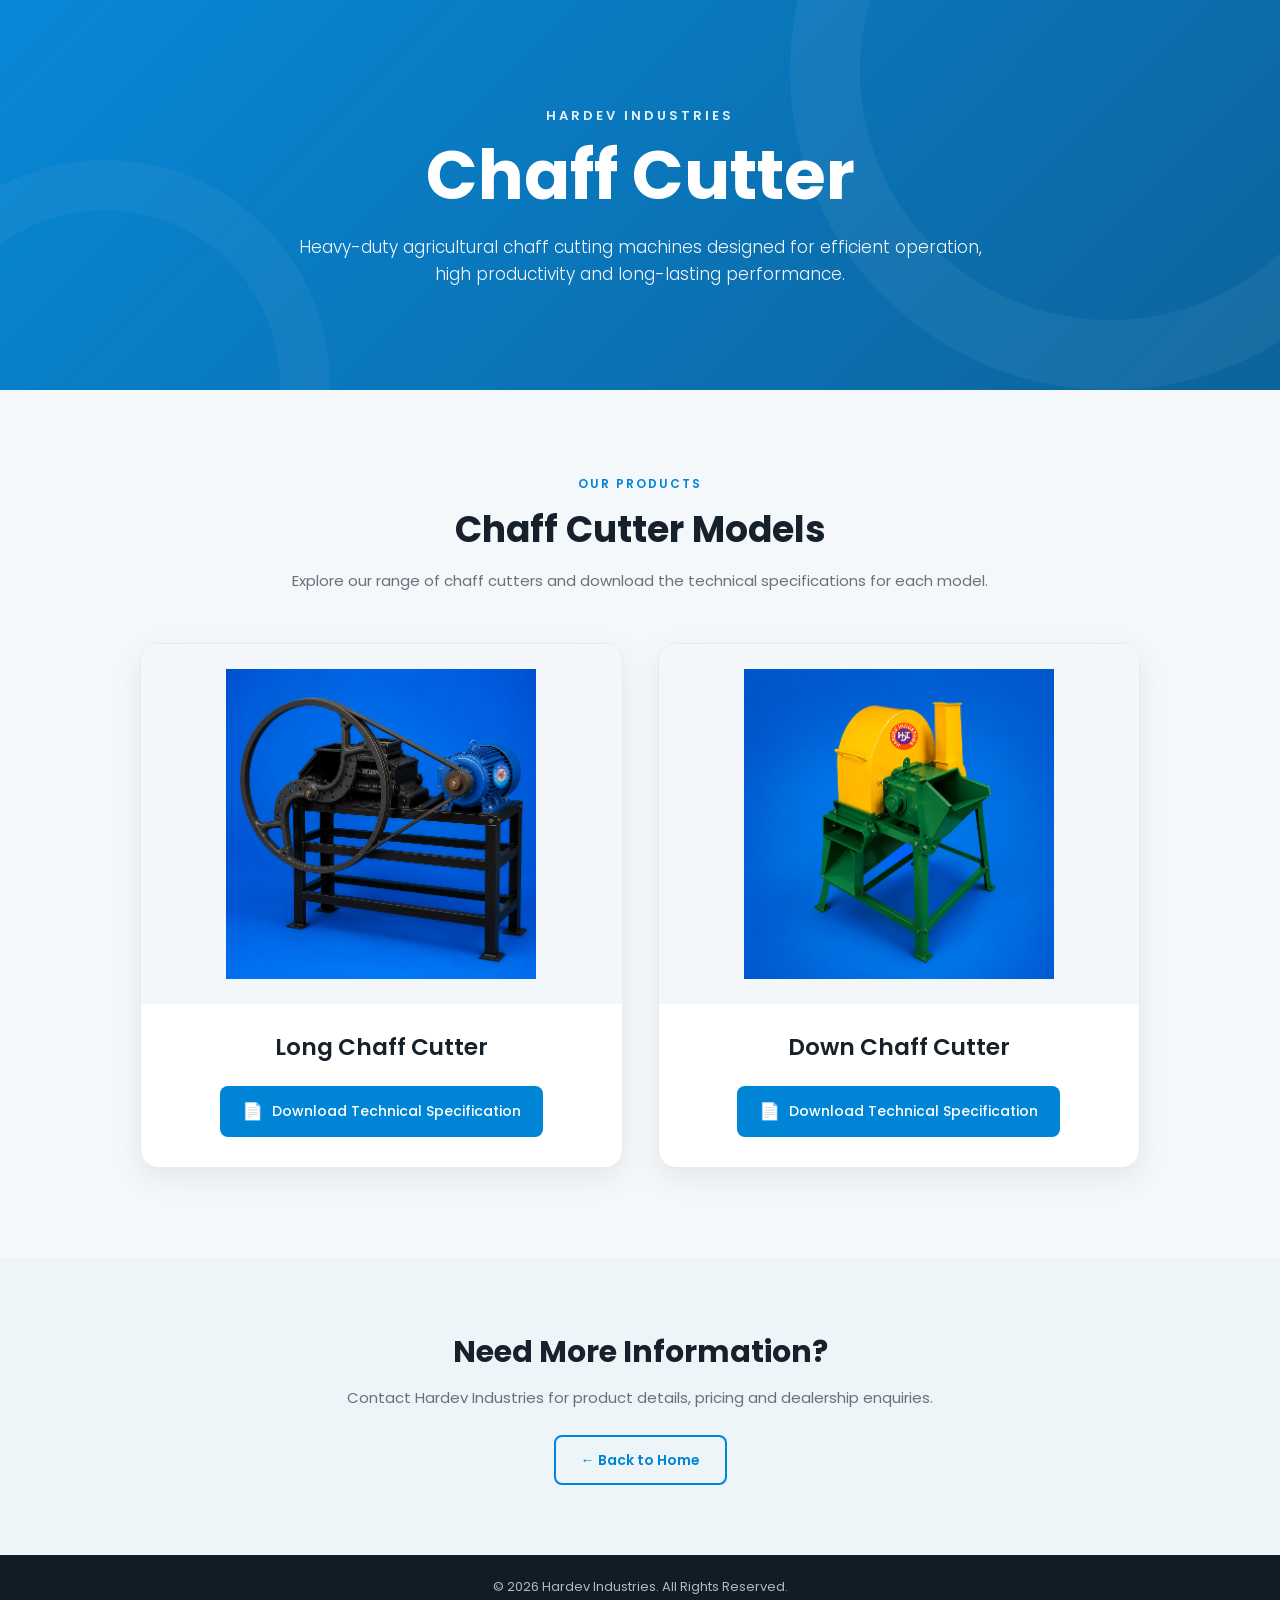
<file: pages/hardev chaff cutter.html>
<!DOCTYPE html>
<html lang="en">

<head>
    <meta charset="UTF-8">
    <meta name="viewport" content="width=device-width, initial-scale=1.0">

    <title>Hardev Chaff Cutter | Long & Down Chaff Cutter | Hardev Industries</title>

    <meta name="description"
        content="Explore Hardev Industries Long Chaff Cutter and Down Chaff Cutter. View product images and download technical specifications for agricultural chaff cutting machines.">

    <meta name="keywords"
        content="Hardev Chaff Cutter, Long Chaff Cutter, Down Chaff Cutter, Chaff Cutter Machine, Agricultural Machinery, Farm Equipment, Hardev Industries, Jaipur Rajasthan">

    <meta name="author" content="Hardev Industries">
    <meta name="robots" content="index, follow">
    <meta name="language" content="English">
    <meta name="theme-color" content="#0084d6">

    <link rel="canonical"
        href="https://hardevindustriesjaipur.com/pages/hardev-chaff-cutter.html">

    <!-- Open Graph -->
    <meta property="og:title"
        content="Hardev Chaff Cutter | Hardev Industries">

    <meta property="og:description"
        content="Long and Down Chaff Cutter machines manufactured by Hardev Industries. View product details and download technical specifications.">

    <meta property="og:image"
        content="https://hardevindustriesjaipur.com/images/hardev%20industries%20chaff%20cutter.jpeg">

    <meta property="og:url"
        content="https://hardevindustriesjaipur.com/pages/hardev-chaff-cutter.html">

    <meta property="og:type" content="website">
    <meta property="og:site_name" content="Hardev Industries">

    <!-- Twitter -->
    <meta name="twitter:card" content="summary_large_image">
    <meta name="twitter:title"
        content="Hardev Chaff Cutter | Hardev Industries">

    <meta name="twitter:description"
        content="Long and Down Chaff Cutter machines by Hardev Industries.">

    <!-- Google Fonts -->
    <link rel="preconnect" href="https://fonts.googleapis.com">
    <link rel="preconnect" href="https://fonts.gstatic.com" crossorigin>

    <link
        href="https://fonts.googleapis.com/css2?family=Poppins:wght@300;400;500;600;700&display=swap"
        rel="stylesheet">

    <!-- CSS -->
    <link rel="stylesheet" href="../styles/hardev chaff cutter.css">

    <!-- Favicons -->
    <link rel="icon" href="../images/favicon.ico" sizes="any">

    <link rel="icon"
        type="image/png"
        sizes="32x32"
        href="../images/favicon-32.png">

    <link rel="icon"
        type="image/png"
        sizes="16x16"
        href="../images/favicon-16.png">

    <link rel="apple-touch-icon"
        href="../images/apple-touch-icon.png">

    <link rel="manifest"
        href="../images/manifest.json">

    <!-- Structured Data -->
    <script type="application/ld+json">
    {
        "@context": "https://schema.org",
        "@type": "ItemList",
        "name": "Hardev Chaff Cutter",
        "description": "Long and Down Chaff Cutter machines manufactured by Hardev Industries.",
        "itemListElement": [
            {
                "@type": "Product",
                "position": 1,
                "name": "Hardev Long Chaff Cutter",
                "brand": {
                    "@type": "Brand",
                    "name": "Hardev Industries"
                },
                "manufacturer": {
                    "@type": "Organization",
                    "name": "Hardev Industries",
                    "url": "https://hardevindustriesjaipur.com"
                },
                "category": "Agricultural Machinery"
            },
            {
                "@type": "Product",
                "position": 2,
                "name": "Hardev Down Chaff Cutter",
                "brand": {
                    "@type": "Brand",
                    "name": "Hardev Industries"
                },
                "manufacturer": {
                    "@type": "Organization",
                    "name": "Hardev Industries",
                    "url": "https://hardevindustriesjaipur.com"
                },
                "category": "Agricultural Machinery"
            }
        ]
    }
    </script>

</head>

<body>

    <!-- Hero Section -->
    <header class="hero">

        <div class="hero-content">

            <span class="hero-label">HARDEV INDUSTRIES</span>

            <h1>Chaff Cutter</h1>

            <p>
                Heavy-duty agricultural chaff cutting machines
                designed for efficient operation, high productivity
                and long-lasting performance.
            </p>

        </div>

    </header>


    <!-- Products Section -->
    <main>

        <section class="products-section">

            <div class="section-heading">

                <span class="section-tag">OUR PRODUCTS</span>

                <h2>Chaff Cutter Models</h2>

                <p>
                    Explore our range of chaff cutters and download
                    the technical specifications for each model.
                </p>

            </div>


            <div class="products-grid">


                <!-- Long Chaff Cutter -->
                <article class="product-card">

                    <div class="product-image">

                        <img
                            src="../hardev chaff cutter/hardev long chaff cutter.png"
                            alt="Hardev Long Chaff Cutter"
                            loading="lazy">

                    </div>

                    <div class="product-content">

                        <h3>Long Chaff Cutter</h3>

                        <a
                            href="../hardev chaff cutter/hardev long chaff cutter technical specifications.pdf"
                            target="_blank"
                            class="download-btn">

                            <span>📄</span>
                            Download Technical Specification

                        </a>

                    </div>

                </article>


                <!-- Down Chaff Cutter -->
                <article class="product-card">

                    <div class="product-image">

                        <img
                            src="../hardev chaff cutter/hardev down chaff cutter.png"
                            alt="Hardev Down Chaff Cutter"
                            loading="lazy">

                    </div>

                    <div class="product-content">

                        <h3>Down Chaff Cutter</h3>

                        <a
                            href="../hardev chaff cutter/hardev down chaff cutter technical specifications.pdf"
                            target="_blank"
                            class="download-btn">

                            <span>📄</span>
                            Download Technical Specification

                        </a>

                    </div>

                </article>


            </div>

        </section>


        <!-- Back Section -->
        <section class="contact-section">

            <div class="contact-content">

                <h2>Need More Information?</h2>

                <p>
                    Contact Hardev Industries for product details,
                    pricing and dealership enquiries.
                </p>

                <a href="../index.html" class="back-btn">
                    ← Back to Home
                </a>

            </div>

        </section>

    </main>


    <!-- Footer -->
    <footer>

        <p>
            © 2026 Hardev Industries. All Rights Reserved.
        </p>

    </footer>


</body>

</html>
</file>
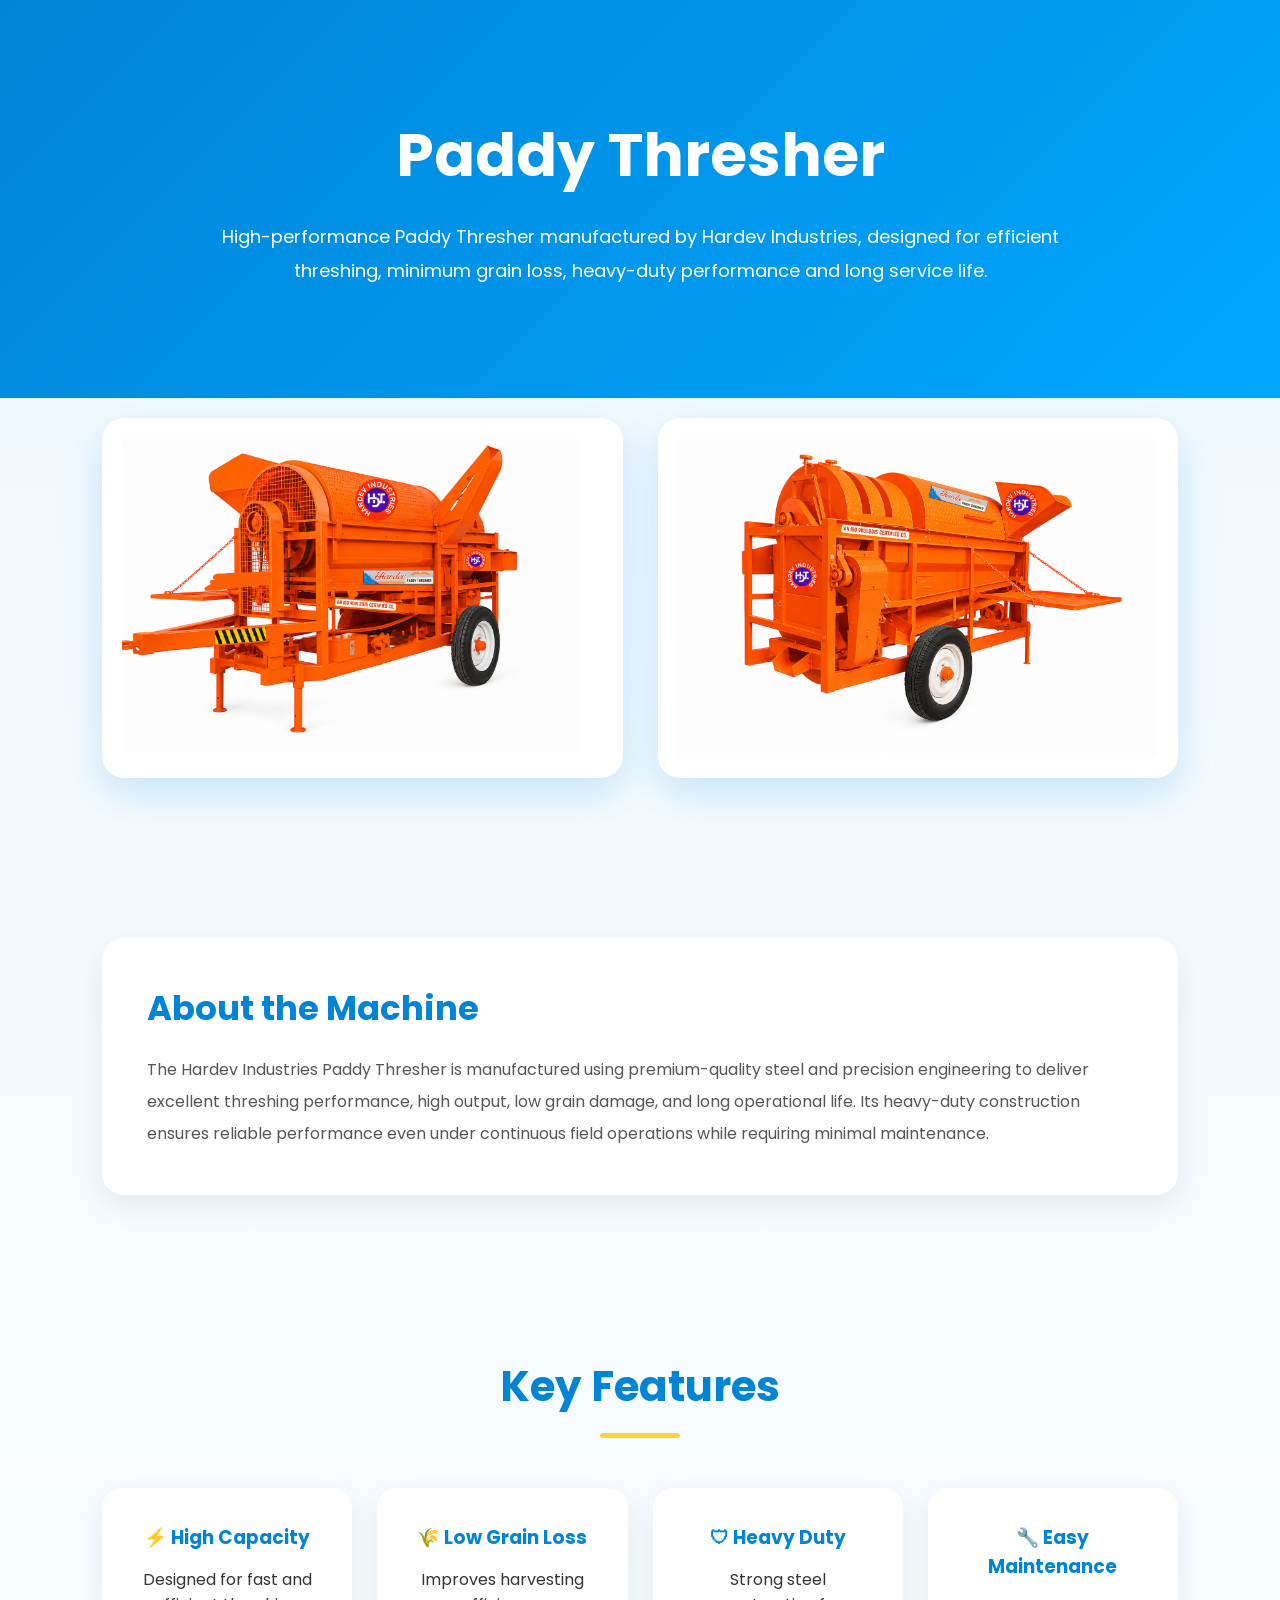
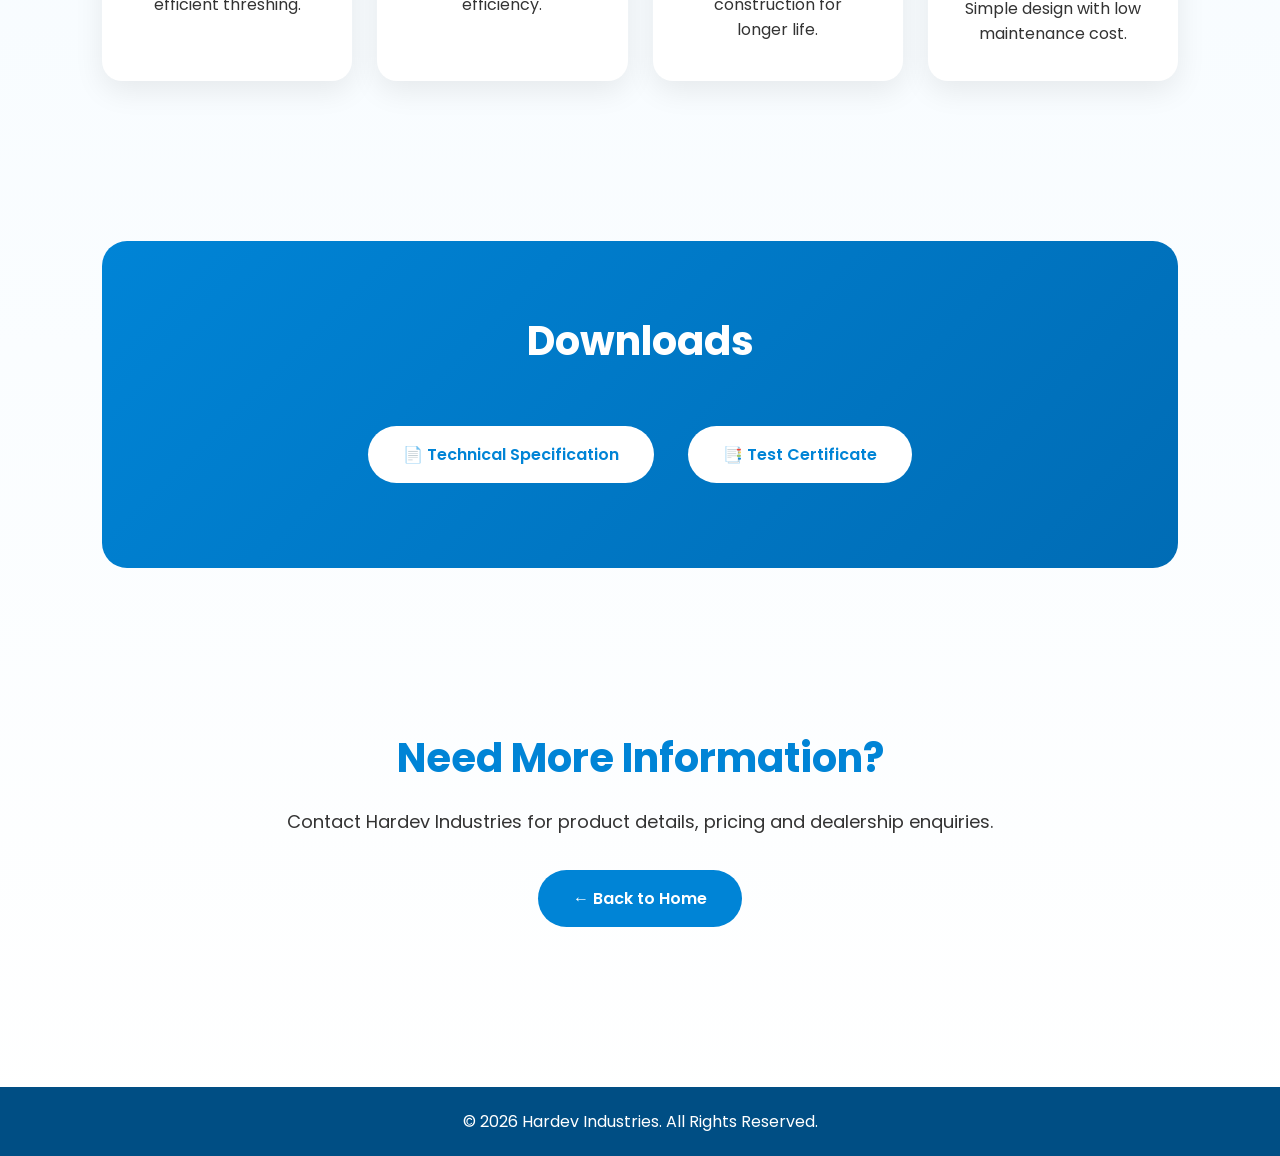
<file: pages/hardev paddy thresher.html>
<!DOCTYPE html>
<html lang="en">

<head>
<meta charset="UTF-8">
<meta name="viewport" content="width=device-width, initial-scale=1.0">

<title>Hardev Paddy Thresher | Agricultural Paddy Thresher Manufacturer | Hardev Industries</title>

<meta name="description"
    content="Hardev Industries Paddy Thresher is a high-performance agricultural machine designed for efficient paddy threshing with low grain loss, high output, and heavy-duty construction.">

<meta name="keywords"
    content="Hardev Paddy Thresher, Paddy Thresher, Paddy Thresher Machine, Agricultural Machinery, Rice Thresher, Paddy Machine, Farm Equipment, Hardev Industries, Jaipur, Rajasthan">

<meta name="author" content="Hardev Industries">

<meta name="robots" content="index, follow">

<meta name="language" content="English">

<meta name="revisit-after" content="7 days">

<meta name="theme-color" content="#0084d6">

<link rel="canonical"
      href="https://hardevindustriesjaipur.com/pages/hardev-paddy-thresher.html">

<!-- Open Graph -->
<meta property="og:title"
      content="Hardev Paddy Thresher | Hardev Industries">

<meta property="og:description"
      content="Heavy-duty Paddy Thresher manufactured by Hardev Industries for efficient threshing, high productivity and long-lasting performance.">

<meta property="og:image"
      content="https://hardevindustriesjaipur.com/images/hardev%20industries%20paddy%20thresher.jpeg">

<meta property="og:url"
      content="https://hardevindustriesjaipur.com/pages/hardev-paddy-thresher.html">

<meta property="og:type" content="website">

<meta property="og:site_name" content="Hardev Industries">

<!-- Twitter -->
<meta name="twitter:card" content="summary_large_image">

<meta name="twitter:title"
      content="Hardev Paddy Thresher | Hardev Industries">

<meta name="twitter:description"
      content="Premium Paddy Thresher with heavy-duty construction, high threshing capacity and low grain loss.">

<meta name="twitter:image"
      content="https://hardevindustriesjaipur.com/images/hardev%20industries%20paddy%20thresher.jpeg">

<!-- Fonts -->
<link rel="preconnect" href="https://fonts.googleapis.com">

<link rel="preconnect" href="https://fonts.gstatic.com" crossorigin>

<link href="https://fonts.googleapis.com/css2?family=Poppins:wght@300;400;500;600;700&display=swap"
      rel="stylesheet">

<!-- CSS -->
<link rel="stylesheet" href="../styles/hardev paddy thresher.css">

<!-- Favicons -->
<link rel="icon" href="../images/favicon.ico" sizes="any">

<link rel="icon" type="image/png" sizes="32x32"
      href="../images/favicon-32.png">

<link rel="icon" type="image/png" sizes="16x16"
      href="../images/favicon-16.png">

<link rel="apple-touch-icon"
      href="../images/apple-touch-icon.png">

<link rel="manifest"
      href="../images/manifest.json">

<meta name="theme-color" content="#0084d6">

<!-- Structured Data -->
<script type="application/ld+json">
{
  "@context":"https://schema.org",
  "@type":"Product",
  "name":"Hardev Paddy Thresher",
  "brand":{
    "@type":"Brand",
    "name":"Hardev Industries"
  },
  "manufacturer":{
    "@type":"Organization",
    "name":"Hardev Industries",
    "url":"https://hardevindustriesjaipur.com"
  },
  "image":"https://hardevindustriesjaipur.com/images/hardev%20industries%20paddy%20thresher.jpeg",
  "description":"Heavy-duty Paddy Thresher manufactured for efficient threshing, high output and low grain loss.",
  "category":"Agricultural Machinery"
}
</script>
</head>

<body>

<header class="hero">
    <h1>Paddy Thresher</h1>

    <p>
        High-performance Paddy Thresher manufactured by Hardev Industries,
        designed for efficient threshing, minimum grain loss,
        heavy-duty performance and long service life.
    </p>
</header>

<section>

<div class="gallery">

<div class="card">
<img src="../hardev paddy thresher/hardev paddy thresher 1.png" alt="">
</div>

<div class="card">
<img src="../hardev paddy thresher/hardev paddy thresher 2.png" alt="">
</div>

</div>

</section>

<section>

<div class="product-info">

<h2>About the Machine</h2>

<p>

The Hardev Industries Paddy Thresher is manufactured using premium-quality
steel and precision engineering to deliver excellent threshing performance,
high output, low grain damage, and long operational life.

Its heavy-duty construction ensures reliable performance even under
continuous field operations while requiring minimal maintenance.

</p>

</div>

</section>

<section>

<h2 class="title">Key Features</h2>

<div class="features">

<div class="feature">
<h3>⚡ High Capacity</h3>
<p>Designed for fast and efficient threshing.</p>
</div>

<div class="feature">
<h3>🌾 Low Grain Loss</h3>
<p>Improves harvesting efficiency.</p>
</div>

<div class="feature">
<h3>🛡 Heavy Duty</h3>
<p>Strong steel construction for longer life.</p>
</div>

<div class="feature">
<h3>🔧 Easy Maintenance</h3>
<p>Simple design with low maintenance cost.</p>
</div>

</div>

</section>

<section>

<div class="downloads">

<h2>Downloads</h2>

<a href="../hardev paddy thresher/Paddy Thresher Technical Specifications.pdf"
target="_blank"
class="btn">

📄 Technical Specification

</a>

<a href="../hardev paddy thresher/Hardev Paddy Thresher test certificate.pdf"
target="_blank"
class="btn">

📑 Test Certificate

</a>

</div>

</section>

<section class="contact">

<h2>Need More Information?</h2>

<p>
Contact Hardev Industries for product details,
pricing and dealership enquiries.
</p>

<a href="../index.html" class="back-btn">
← Back to Home
</a>

</section>

<footer>

© 2026 Hardev Industries. All Rights Reserved.

</footer>

</body>

</html>
</file>
<file: styles/hardev chaff cutter.css>
/* =========================================
   HARDEV INDUSTRIES - CHAFF CUTTER
   ========================================= */

* {
    margin: 0;
    padding: 0;
    box-sizing: border-box;
}

html {
    scroll-behavior: smooth;
}

body {
    font-family: "Poppins", sans-serif;
    background: #f5f8fa;
    color: #222;
    line-height: 1.6;
}


/* =========================================
   HERO
   ========================================= */

.hero {
    min-height: 390px;
    display: flex;
    align-items: center;
    justify-content: center;
    text-align: center;

    padding: 70px 20px;

    background:
        linear-gradient(
            135deg,
            rgba(0, 132, 214, 0.97),
            rgba(0, 91, 150, 0.95)
        );

    color: white;

    position: relative;
    overflow: hidden;
}

.hero::before {
    content: "";
    position: absolute;

    width: 500px;
    height: 500px;

    border-radius: 50%;

    border: 70px solid rgba(255, 255, 255, 0.05);

    top: -250px;
    right: -150px;
}

.hero::after {
    content: "";
    position: absolute;

    width: 350px;
    height: 350px;

    border-radius: 50%;

    border: 50px solid rgba(255, 255, 255, 0.04);

    bottom: -220px;
    left: -120px;
}

.hero-content {
    max-width: 850px;
    position: relative;
    z-index: 2;
}

.hero-label {
    display: inline-block;

    font-size: 13px;
    font-weight: 600;

    letter-spacing: 3px;

    margin-bottom: 12px;

    opacity: 0.9;
}

.hero h1 {
    font-size: clamp(42px, 6vw, 68px);

    line-height: 1.1;

    font-weight: 700;

    margin-bottom: 20px;
}

.hero p {
    max-width: 700px;

    margin: auto;

    font-size: 17px;

    font-weight: 300;

    opacity: 0.95;
}


/* =========================================
   PRODUCTS SECTION
   ========================================= */

.products-section {
    max-width: 1200px;

    margin: auto;

    padding: 80px 25px 90px;
}

.section-heading {
    text-align: center;

    max-width: 700px;

    margin: 0 auto 50px;
}

.section-tag {
    display: inline-block;

    font-size: 12px;

    font-weight: 600;

    letter-spacing: 2px;

    color: #0084d6;

    margin-bottom: 8px;
}

.section-heading h2 {
    font-size: 36px;

    font-weight: 700;

    color: #17212b;

    margin-bottom: 10px;
}

.section-heading p {
    color: #66727d;

    font-size: 15px;
}


/* =========================================
   PRODUCT GRID
   ========================================= */

.products-grid {
    display: grid;

    grid-template-columns: repeat(2, 1fr);

    gap: 35px;

    max-width: 1000px;

    margin: auto;
}


/* =========================================
   PRODUCT CARD
   ========================================= */

.product-card {
    background: #ffffff;

    border-radius: 18px;

    overflow: hidden;

    border: 1px solid #e5ebef;

    box-shadow:
        0 10px 30px rgba(0, 0, 0, 0.07);

    transition:
        transform 0.3s ease,
        box-shadow 0.3s ease;

    position: relative;
}

.product-card:hover {
    transform: translateY(-8px);

    box-shadow:
        0 18px 40px rgba(0, 0, 0, 0.12);
}


/* =========================================
   PRODUCT IMAGE
   ========================================= */

.product-image {
    width: 100%;

    height: 360px;

    background: #f4f7f9;

    display: flex;

    align-items: center;

    justify-content: center;

    padding: 25px;

    overflow: hidden;
}

.product-image img {
    width: 100%;

    height: 100%;

    object-fit: contain;

    transition: transform 0.4s ease;
}

.product-card:hover .product-image img {
    transform: scale(1.04);
}


/* =========================================
   PRODUCT CONTENT
   ========================================= */

.product-content {
    text-align: center;

    padding: 25px 25px 30px;
}

.product-content h3 {
    font-size: 23px;

    color: #17212b;

    font-weight: 600;

    margin-bottom: 20px;
}


/* =========================================
   DOWNLOAD BUTTON
   ========================================= */

.download-btn {
    display: inline-flex;

    align-items: center;

    justify-content: center;

    gap: 9px;

    min-height: 48px;

    padding: 12px 22px;

    border-radius: 8px;

    background: #0084d6;

    color: white;

    text-decoration: none;

    font-size: 14px;

    font-weight: 500;

    transition:
        background 0.3s ease,
        transform 0.2s ease,
        box-shadow 0.3s ease;
}

.download-btn span {
    font-size: 17px;
}

.download-btn:hover {
    background: #006eae;

    transform: translateY(-2px);

    box-shadow:
        0 8px 18px rgba(0, 132, 214, 0.25);
}


/* =========================================
   CONTACT SECTION
   ========================================= */

.contact-section {
    padding: 70px 25px;

    background: #eef5f9;

    text-align: center;
}

.contact-content {
    max-width: 700px;

    margin: auto;
}

.contact-content h2 {
    font-size: 30px;

    color: #17212b;

    margin-bottom: 10px;
}

.contact-content p {
    color: #65727c;

    font-size: 15px;

    margin-bottom: 25px;
}


/* =========================================
   BACK BUTTON
   ========================================= */

.back-btn {
    display: inline-flex;

    align-items: center;

    justify-content: center;

    padding: 12px 25px;

    border: 2px solid #0084d6;

    border-radius: 8px;

    color: #0084d6;

    text-decoration: none;

    font-size: 14px;

    font-weight: 600;

    transition: all 0.3s ease;
}

.back-btn:hover {
    background: #0084d6;

    color: white;

    transform: translateY(-2px);
}


/* =========================================
   FOOTER
   ========================================= */

footer {
    background: #111c24;

    color: #aeb9c1;

    text-align: center;

    padding: 22px 15px;

    font-size: 13px;
}


/* =========================================
   TABLET
   ========================================= */

@media (max-width: 800px) {

    .products-grid {
        grid-template-columns: 1fr;

        max-width: 600px;
    }

    .product-image {
        height: 350px;
    }

    .hero {
        min-height: 350px;
    }

}


/* =========================================
   MOBILE
   ========================================= */

@media (max-width: 500px) {

    .hero {
        min-height: 320px;

        padding: 60px 20px;
    }

    .hero h1 {
        font-size: 42px;
    }

    .hero p {
        font-size: 14px;
    }

    .products-section {
        padding: 60px 15px 70px;
    }

    .section-heading h2 {
        font-size: 29px;
    }

    .product-image {
        height: 280px;

        padding: 20px;
    }

    .product-content {
        padding: 22px 15px 25px;
    }

    .product-content h3 {
        font-size: 21px;
    }

    .download-btn {
        width: 100%;

        font-size: 13px;
    }

    .contact-section {
        padding: 55px 20px;
    }

    .contact-content h2 {
        font-size: 26px;
    }

}
</file>
<file: styles/hardev paddy thresher.css>
*{
margin:0;
padding:0;
box-sizing:border-box;
font-family:'Poppins',sans-serif;
}

body{
background:linear-gradient(to bottom,#eef8ff,#fff);
color:#333;
}

.hero{
padding:110px 8%;
background:linear-gradient(135deg,#0084d6,#00a7ff);
text-align:center;
color:#fff;
}

.hero h1{
font-size:60px;
margin-bottom:20px;
}

.hero p{
max-width:850px;
margin:auto;
line-height:1.9;
font-size:18px;
}

section{
padding:80px 8%;
}

.gallery{
display:grid;
grid-template-columns:repeat(auto-fit,minmax(420px,1fr));
gap:35px;
margin-top:-60px;
}

.card{
background:#fff;
padding:20px;
border-radius:22px;
box-shadow:0 15px 40px rgba(0,132,214,.18);
transition:.35s;
}

.card:hover{
transform:translateY(-10px);
}

.card img{
width:100%;
display:block;
}

.product-info{
background:#fff;
padding:45px;
border-radius:22px;
box-shadow:0 10px 30px rgba(0,0,0,.08);
}

.product-info h2{
color:#0084d6;
margin-bottom:20px;
font-size:34px;
}

.product-info p{
line-height:2;
color:#555;
}

.title{
text-align:center;
font-size:42px;
color:#0084d6;
margin-bottom:50px;
}

.title::after{
content:"";
display:block;
width:80px;
height:5px;
background:#ffd43b;
margin:15px auto;
border-radius:50px;
}

.features{
display:grid;
grid-template-columns:repeat(auto-fit,minmax(220px,1fr));
gap:25px;
}

.feature{
background:#fff;
padding:35px;
border-radius:20px;
text-align:center;
box-shadow:0 10px 30px rgba(0,0,0,.08);
transition:.3s;
}

.feature:hover{
transform:translateY(-8px);
border-top:6px solid #ffd43b;
}

.feature h3{
color:#0084d6;
margin-bottom:15px;
}

.downloads{
background:linear-gradient(135deg,#0084d6,#006cb5);
padding:70px;
border-radius:25px;
text-align:center;
}

.downloads h2{
color:#fff;
font-size:40px;
margin-bottom:40px;
}

.btn{
display:inline-block;
margin:15px;
padding:16px 35px;
background:#fff;
color:#0084d6;
text-decoration:none;
border-radius:40px;
font-weight:600;
transition:.3s;
}

.btn:hover{
background:#ffd43b;
transform:translateY(-5px);
}

.contact{
text-align:center;
}

.contact h2{
font-size:40px;
color:#0084d6;
margin-bottom:20px;
}

.contact p{
margin-bottom:35px;
font-size:18px;
}

.back-btn{
display:inline-block;
padding:16px 35px;
background:#0084d6;
color:#fff;
text-decoration:none;
border-radius:40px;
font-weight:600;
transition:.3s;
}

.back-btn:hover{
background:#d62828;
}

footer{
background:#004e84;
color:#fff;
padding:22px;
text-align:center;
margin-top:80px;
}

@media(max-width:900px){

.hero h1{
font-size:42px;
}

.gallery{
grid-template-columns:1fr;
margin-top:-40px;
}

.downloads{
padding:40px 20px;
}

.title{
font-size:34px;
}

}
</file>
